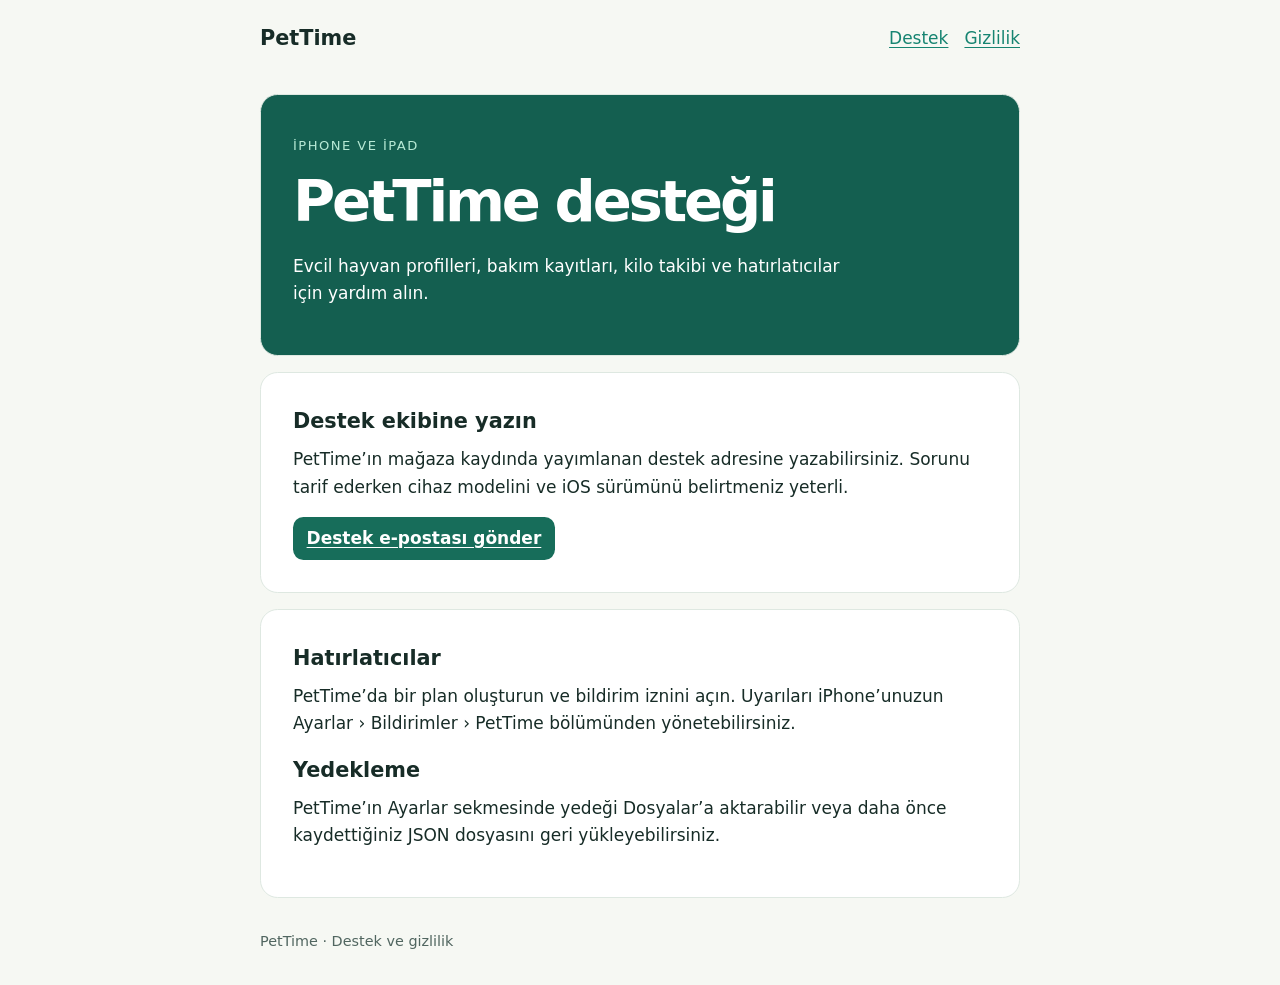
<file: index.html>
<!doctype html><html lang="tr"><head><meta charset="utf-8"><meta name="viewport" content="width=device-width,initial-scale=1"><title>PetTime Destek</title><meta name="description" content="PetTime için kullanım yardımı ve destek iletişimi."><link rel="stylesheet" href="./style.css"></head><body><header><strong>PetTime</strong><nav aria-label="Sayfalar"><a href="./" aria-current="page">Destek</a><a href="./privacy.html">Gizlilik</a></nav></header><main><section class="hero"><p class="eyebrow">iPhone ve iPad</p><h1>PetTime desteği</h1><p>Evcil hayvan profilleri, bakım kayıtları, kilo takibi ve hatırlatıcılar için yardım alın.</p></section><section><h2>Destek ekibine yazın</h2><p>PetTime’ın mağaza kaydında yayımlanan destek adresine yazabilirsiniz. Sorunu tarif ederken cihaz modelini ve iOS sürümünü belirtmeniz yeterli.</p><a class="button" href="mailto:azzenurgul898@gmail.com">Destek e-postası gönder</a></section><section><h2>Hatırlatıcılar</h2><p>PetTime’da bir plan oluşturun ve bildirim iznini açın. Uyarıları iPhone’unuzun Ayarlar › Bildirimler › PetTime bölümünden yönetebilirsiniz.</p><h2>Yedekleme</h2><p>PetTime’ın Ayarlar sekmesinde yedeği Dosyalar’a aktarabilir veya daha önce kaydettiğiniz JSON dosyasını geri yükleyebilirsiniz.</p></section></main><footer>PetTime · Destek ve gizlilik</footer></body></html>
</file>
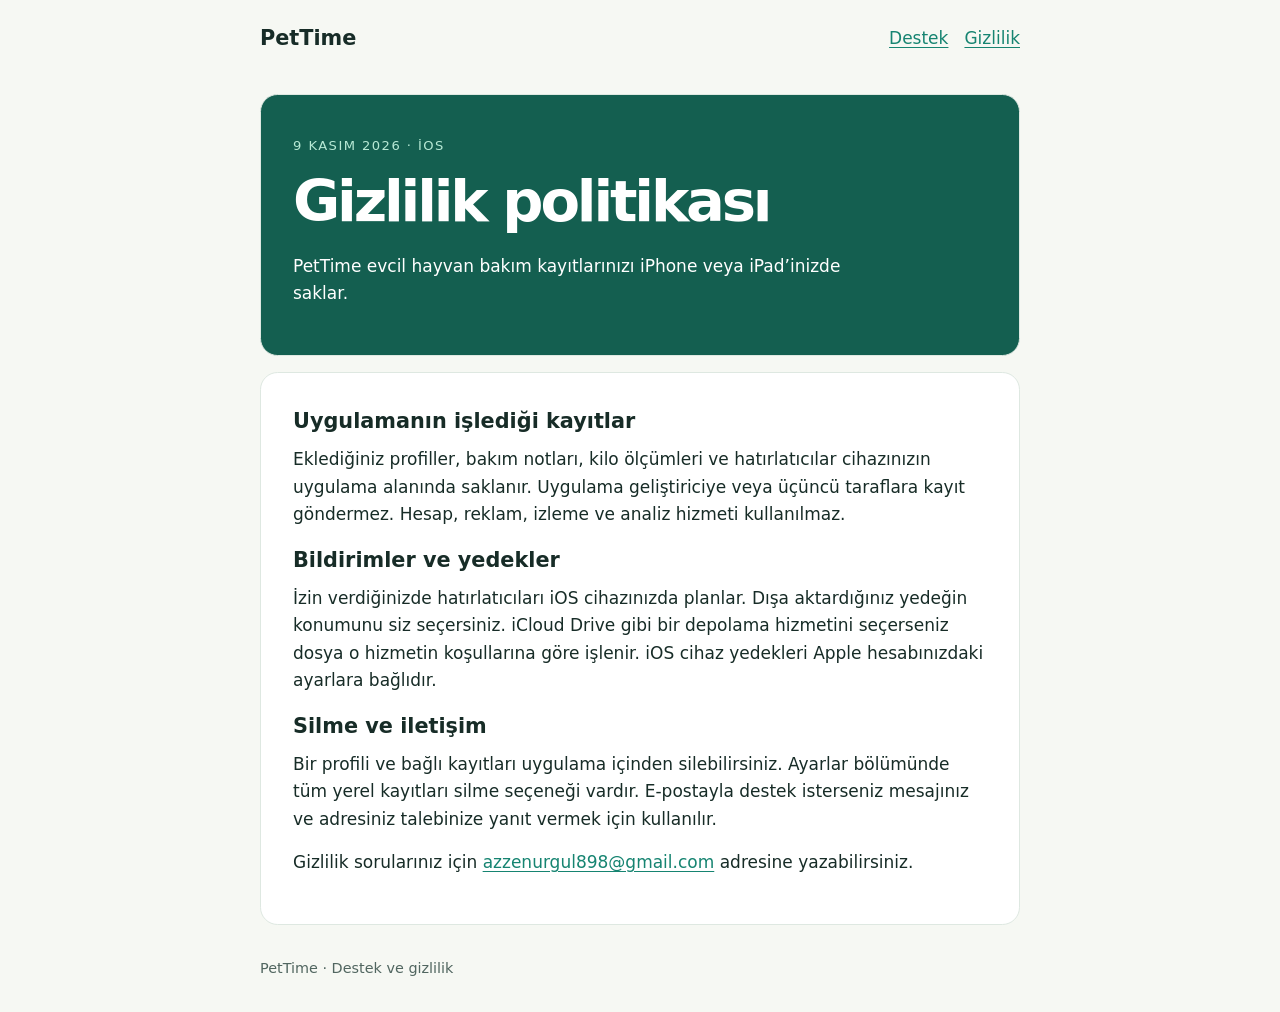
<file: privacy.html>
<!doctype html><html lang="tr"><head><meta charset="utf-8"><meta name="viewport" content="width=device-width,initial-scale=1"><title>PetTime Gizlilik Politikası</title><meta name="description" content="PetTime iOS uygulamasının verileri nasıl işlediğini öğrenin."><link rel="stylesheet" href="./style.css"></head><body><header><strong>PetTime</strong><nav aria-label="Sayfalar"><a href="./">Destek</a><a href="./privacy.html" aria-current="page">Gizlilik</a></nav></header><main><section class="hero"><p class="eyebrow">9 Kasım 2026 · iOS</p><h1>Gizlilik politikası</h1><p>PetTime evcil hayvan bakım kayıtlarınızı iPhone veya iPad’inizde saklar.</p></section><article><h2>Uygulamanın işlediği kayıtlar</h2><p>Eklediğiniz profiller, bakım notları, kilo ölçümleri ve hatırlatıcılar cihazınızın uygulama alanında saklanır. Uygulama geliştiriciye veya üçüncü taraflara kayıt göndermez. Hesap, reklam, izleme ve analiz hizmeti kullanılmaz.</p><h2>Bildirimler ve yedekler</h2><p>İzin verdiğinizde hatırlatıcıları iOS cihazınızda planlar. Dışa aktardığınız yedeğin konumunu siz seçersiniz. iCloud Drive gibi bir depolama hizmetini seçerseniz dosya o hizmetin koşullarına göre işlenir. iOS cihaz yedekleri Apple hesabınızdaki ayarlara bağlıdır.</p><h2>Silme ve iletişim</h2><p>Bir profili ve bağlı kayıtları uygulama içinden silebilirsiniz. Ayarlar bölümünde tüm yerel kayıtları silme seçeneği vardır. E-postayla destek isterseniz mesajınız ve adresiniz talebinize yanıt vermek için kullanılır.</p><p>Gizlilik sorularınız için <a href="mailto:azzenurgul898@gmail.com">azzenurgul898@gmail.com</a> adresine yazabilirsiniz.</p></article></main><footer>PetTime · Destek ve gizlilik</footer></body></html>
</file>
<file: style.css>
:root{color-scheme:light dark;--accent:#168471;--bg:#f6f8f3;--panel:#fff;--text:#172c27;--muted:#516660;--line:#dee8e1}*{box-sizing:border-box}body{margin:0;background:var(--bg);color:var(--text);font:17px/1.6 system-ui,sans-serif}a{color:var(--accent);text-underline-offset:.2em}a:focus-visible{outline:3px solid var(--accent);outline-offset:4px}main,header,footer{width:min(100% - 2rem,760px);margin:auto}header{display:flex;align-items:center;justify-content:space-between;gap:1rem;padding:1.4rem 0}nav{display:flex;gap:1rem}header strong{font-size:1.3rem}h1{font-size:clamp(2.2rem,7vw,3.6rem);line-height:1.05;margin:.2em 0 .35em;letter-spacing:-.055em}h2{font-size:1.3rem;margin:0 0 .5rem}p{margin:.5rem 0 1rem}section,article{padding:clamp(1.1rem,4vw,2rem);margin:1rem 0;background:var(--panel);border:1px solid var(--line);border-radius:1.1rem}.hero{background:#145f50;color:white;padding-block:2rem}.hero p{max-width:35rem}.eyebrow{font-size:.82rem;letter-spacing:.11em;text-transform:uppercase;color:#b7e9d5}.button{display:inline-block;padding:.5rem .85rem;background:#176d5a;color:white;border-radius:.65rem;font-weight:650}footer{padding:1rem 0 2rem;color:var(--muted);font-size:.9rem}@media(prefers-color-scheme:dark){:root{--bg:#13201c;--panel:#1c3029;--text:#edf6ef;--muted:#a7bdb3;--accent:#83e0bb;--line:#365249}}
</file>
